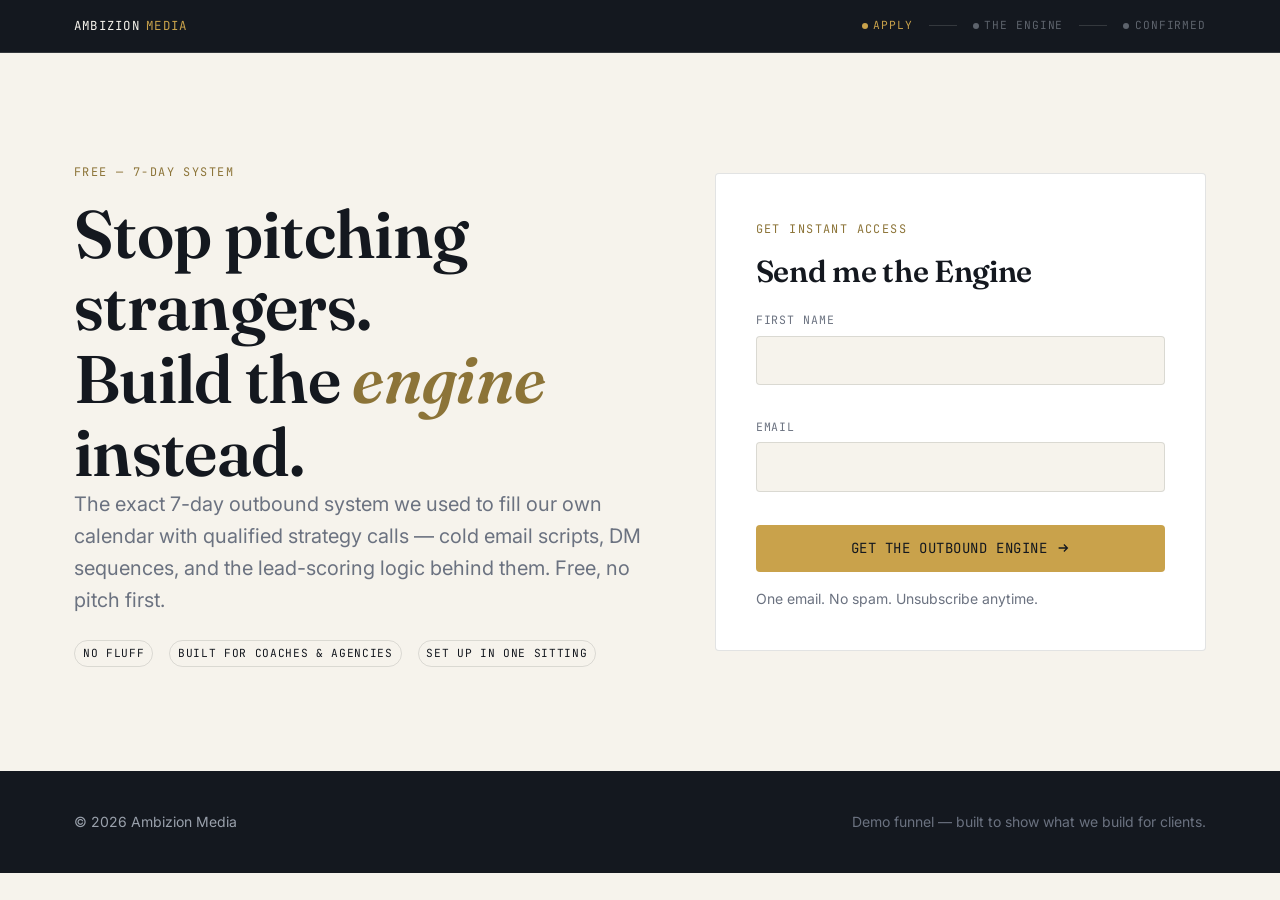
<file: index.html>
<!doctype html>
<html lang="en">
<head>
<meta charset="utf-8">
<meta name="viewport" content="width=device-width, initial-scale=1">
<title>The Outbound Engine — Free 7-Day System | Ambizion Media</title>
<meta name="description" content="The 7-day outbound system coaches and agencies use to book qualified strategy calls — free.">
<link rel="preconnect" href="https://fonts.googleapis.com">
<link rel="preconnect" href="https://fonts.gstatic.com" crossorigin>
<link href="https://fonts.googleapis.com/css2?family=Fraunces:ital,wght@0,500;0,600;1,500&family=Inter:wght@400;500;600&family=JetBrains+Mono:wght@400;500&display=swap" rel="stylesheet">
<link rel="stylesheet" href="styles.css">
</head>
<body>

<header class="site">
  <div class="wrap">
    <div class="brandmark">Ambizion <span>Media</span></div>
    <nav class="pipeline" aria-label="Funnel progress">
      <span class="pipeline__step is-active"><span class="pipeline__dot"></span>Apply</span>
      <span class="pipeline__track"></span>
      <span class="pipeline__step"><span class="pipeline__dot"></span>The Engine</span>
      <span class="pipeline__track"></span>
      <span class="pipeline__step"><span class="pipeline__dot"></span>Confirmed</span>
    </nav>
  </div>
</header>

<main>
  <section class="band band--bone">
    <div class="wrap grid-2">
      <div>
        <div class="eyebrow">Free — 7-day system</div>
        <h1>Stop pitching strangers.<br>Build the <em>engine</em> instead.</h1>
        <p class="lead">The exact 7-day outbound system we used to fill our own calendar with qualified strategy calls — cold email scripts, DM sequences, and the lead-scoring logic behind them. Free, no pitch first.</p>
        <div style="display:flex; gap: var(--space-2); flex-wrap:wrap; margin-top: var(--space-3);">
          <span class="tag">No fluff</span>
          <span class="tag">Built for coaches &amp; agencies</span>
          <span class="tag">Set up in one sitting</span>
        </div>
      </div>

      <div class="card">
        <div class="eyebrow">Get instant access</div>
        <h3 style="margin-bottom: var(--space-3);">Send me the Engine</h3>
        <form id="optin-form" novalidate>
          <div class="field" data-field="name">
            <label for="name">First name</label>
            <input type="text" id="name" name="name" autocomplete="given-name" required>
            <div class="field__msg"></div>
          </div>
          <div class="field" data-field="email">
            <label for="email">Email</label>
            <input type="email" id="email" name="email" autocomplete="email" required>
            <div class="field__msg"></div>
          </div>
          <button type="submit" class="btn btn--brass btn--block">
            Get the Outbound Engine
            <svg viewBox="0 0 16 16" fill="none"><path d="M3 8h10M9 4l4 4-4 4" stroke="currentColor" stroke-width="1.5"/></svg>
          </button>
          <p class="note" style="margin-top: var(--space-2); margin-bottom:0;">One email. No spam. Unsubscribe anytime.</p>
        </form>
      </div>
    </div>
  </section>
</main>

<footer class="site">
  <div class="wrap">
    <span>© 2026 Ambizion Media</span>
    <span class="note">Demo funnel — built to show what we build for clients.</span>
  </div>
</footer>

<script src="main.js"></script>
<script>
  document.addEventListener('DOMContentLoaded', function () {
    wireStepForm('optin-form', 'sales.html');
  });
</script>
</body>
</html>
</file>
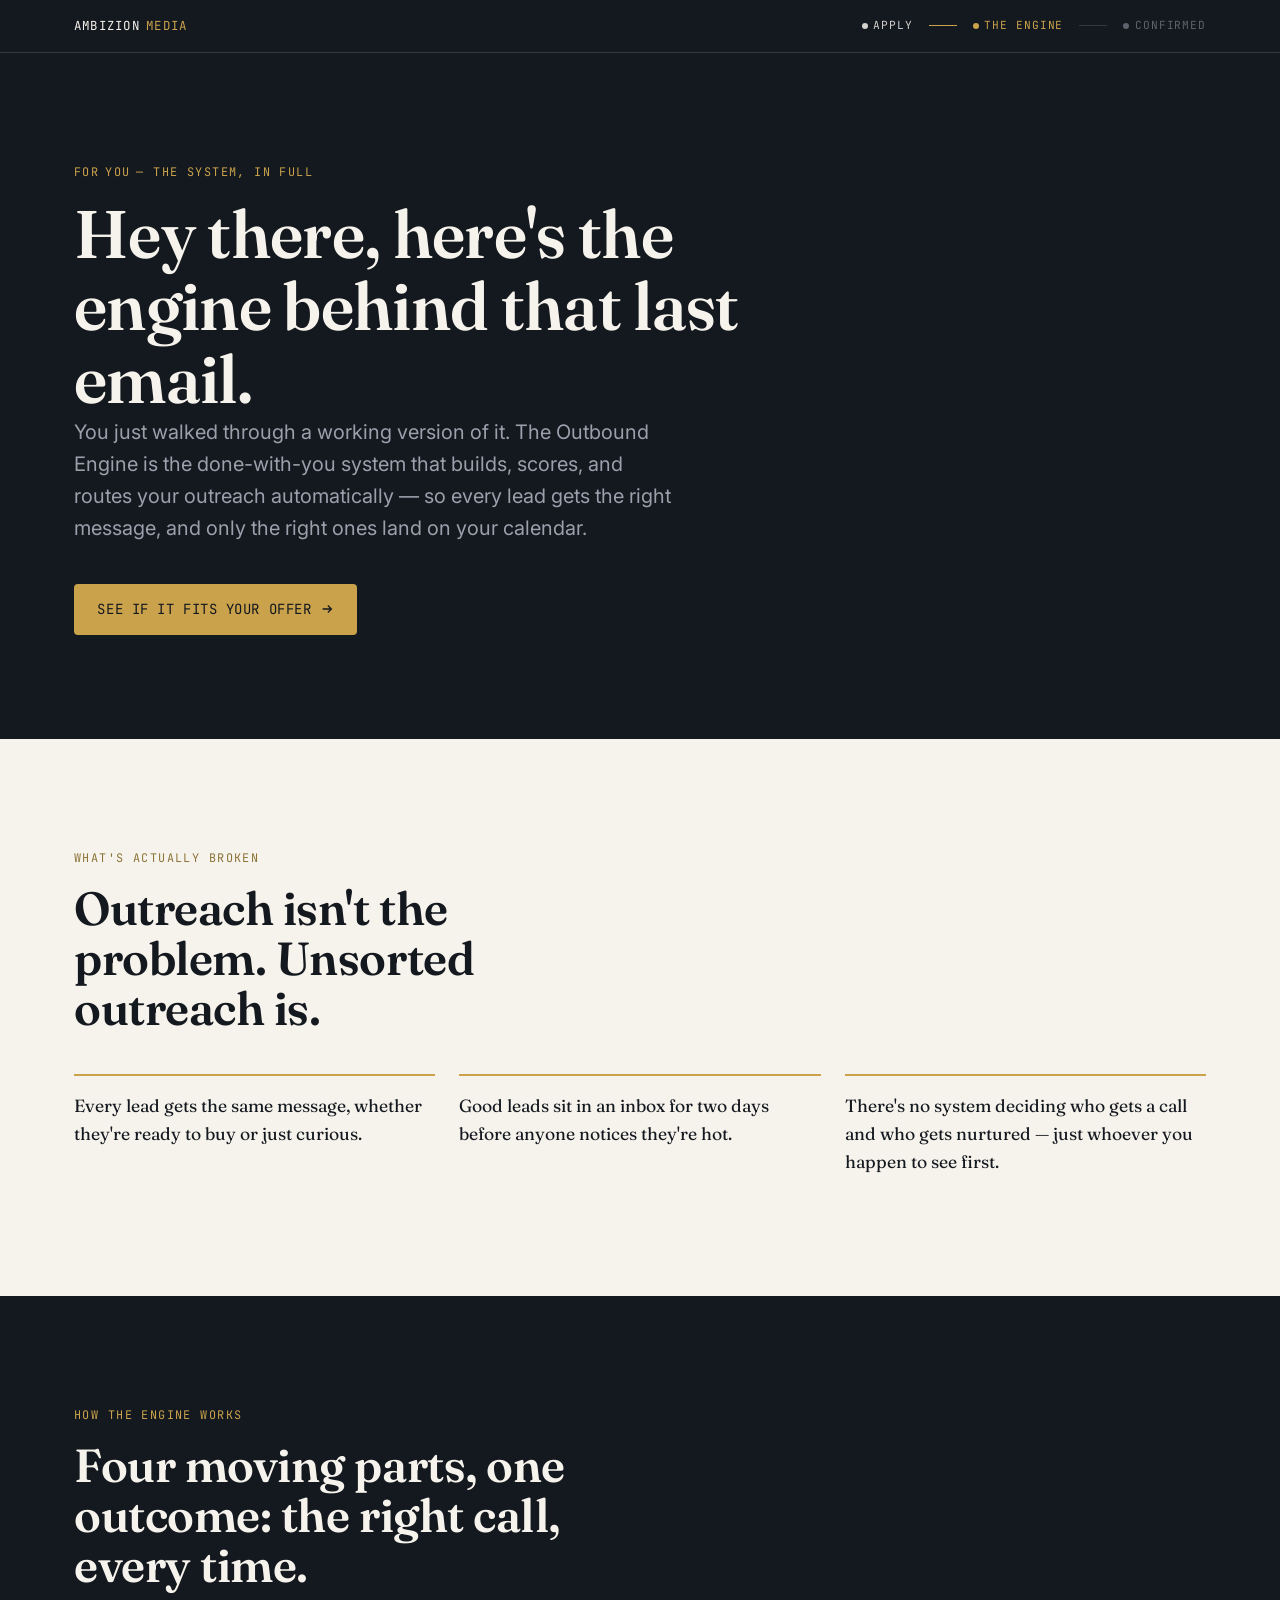
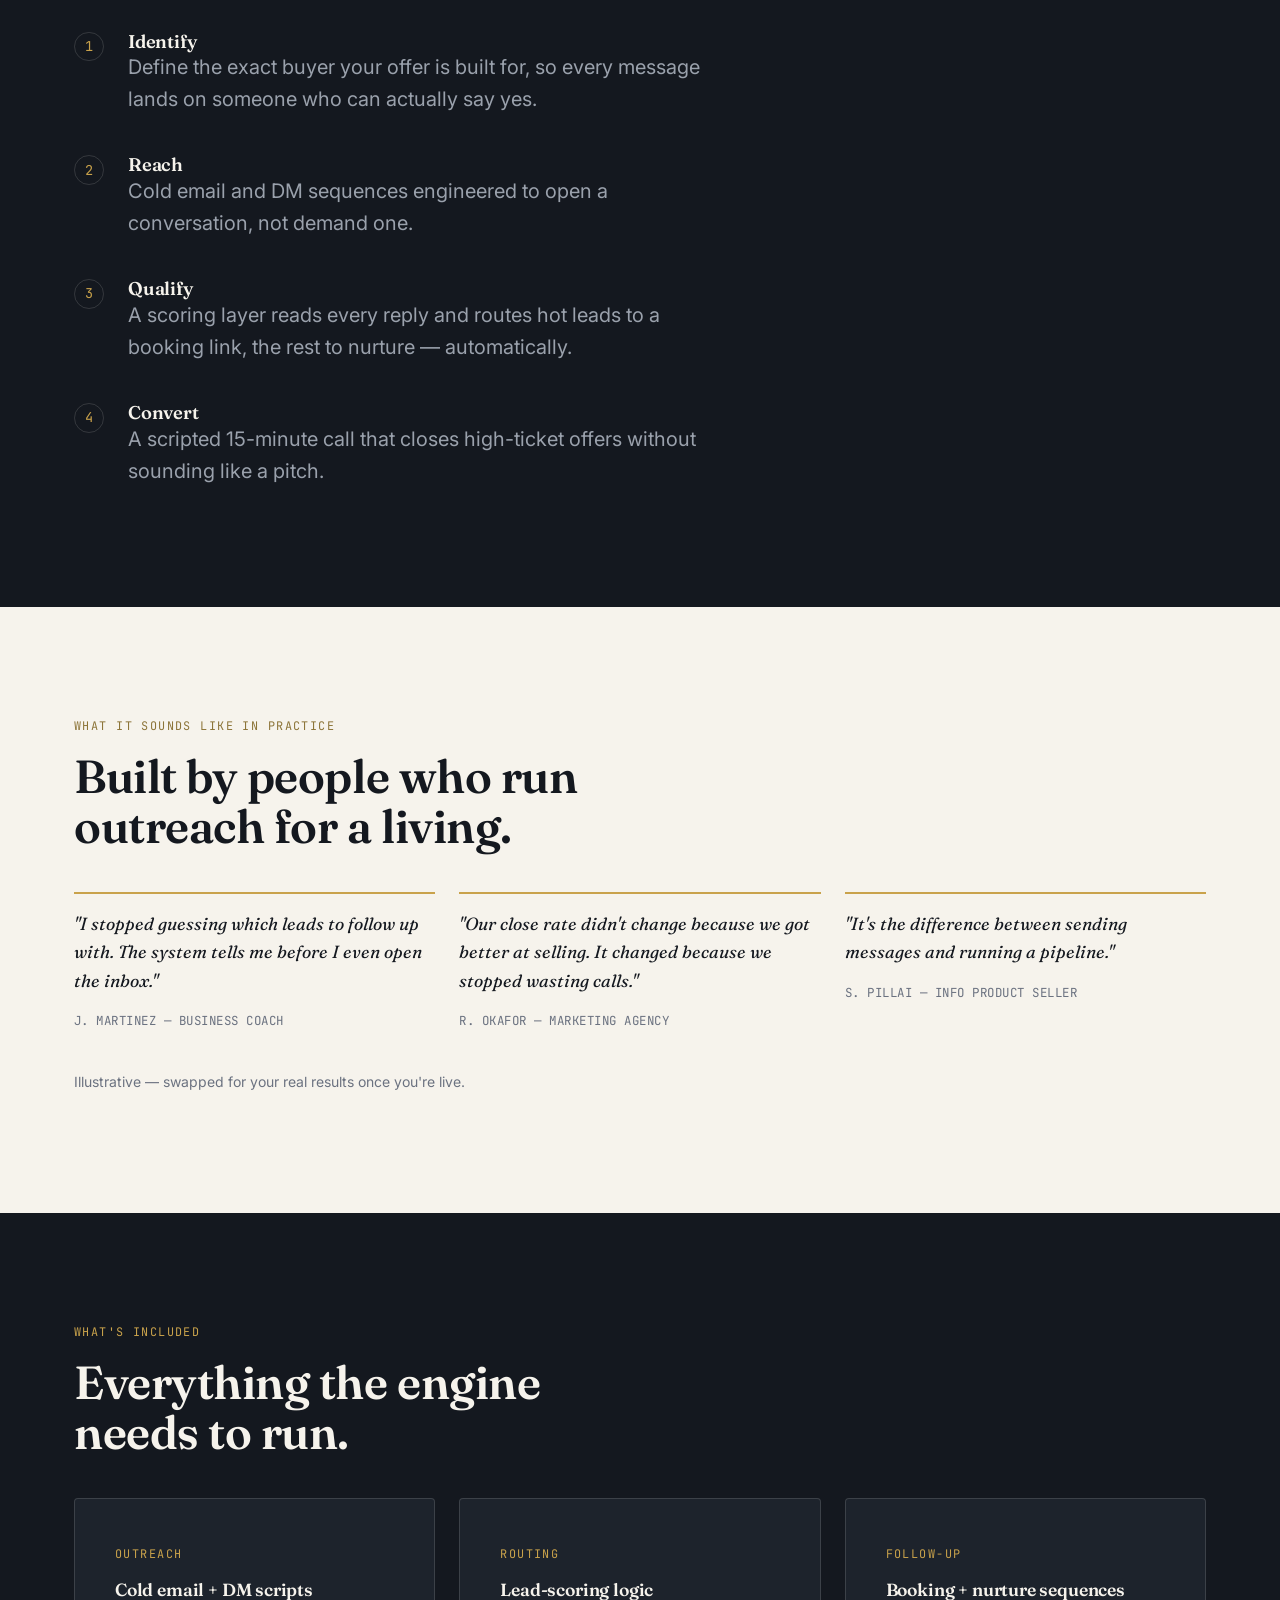
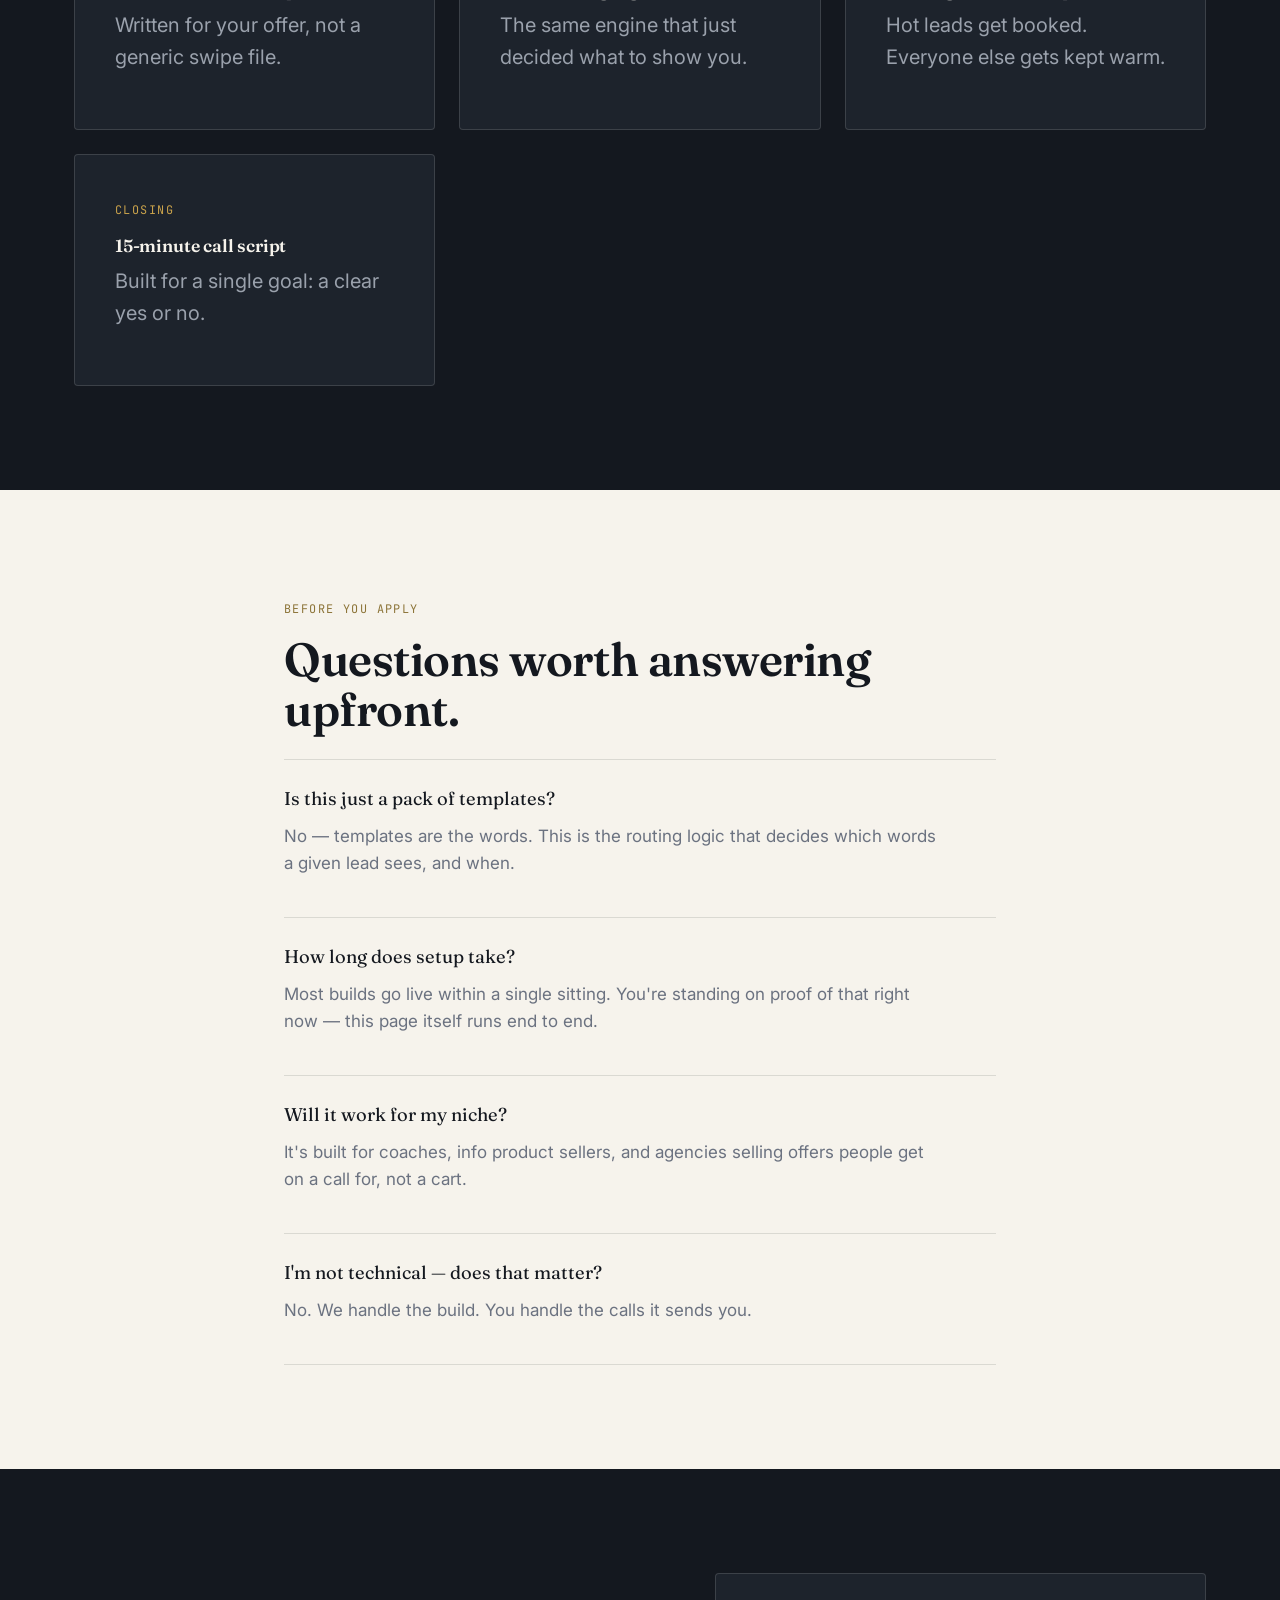
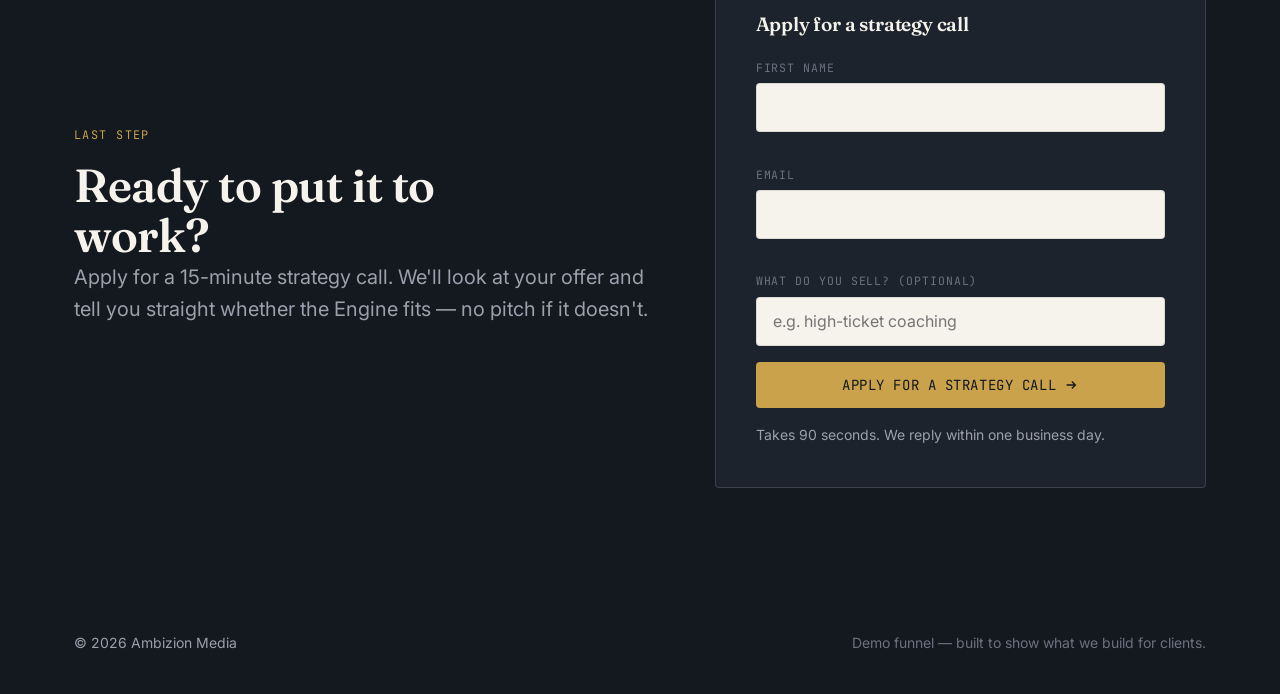
<file: sales.html>
<!doctype html>
<html lang="en">
<head>
<meta charset="utf-8">
<meta name="viewport" content="width=device-width, initial-scale=1">
<title>The Outbound Engine | Ambizion Media</title>
<meta name="description" content="The done-with-you outbound system for coaches and agencies selling high-ticket offers.">
<link rel="preconnect" href="https://fonts.googleapis.com">
<link rel="preconnect" href="https://fonts.gstatic.com" crossorigin>
<link href="https://fonts.googleapis.com/css2?family=Fraunces:ital,wght@0,500;0,600;1,500&family=Inter:wght@400;500;600&family=JetBrains+Mono:wght@400;500&display=swap" rel="stylesheet">
<link rel="stylesheet" href="styles.css">
</head>
<body>

<header class="site">
  <div class="wrap">
    <div class="brandmark">Ambizion <span>Media</span></div>
    <nav class="pipeline" aria-label="Funnel progress">
      <span class="pipeline__step is-done"><span class="pipeline__dot"></span>Apply</span>
      <span class="pipeline__track is-filled"></span>
      <span class="pipeline__step is-active"><span class="pipeline__dot"></span>The Engine</span>
      <span class="pipeline__track"></span>
      <span class="pipeline__step"><span class="pipeline__dot"></span>Confirmed</span>
    </nav>
  </div>
</header>

<main>

  <!-- 1. Hero -->
  <section class="band band--ink">
    <div class="wrap">
      <div class="eyebrow">For <span data-fill="name" data-fallback="you"></span> — the system, in full</div>
      <h1 style="max-width: 16ch;">Hey <span data-fill="name" data-fallback="there"></span>, here's the engine behind that last email.</h1>
      <p class="lead" style="font-size: var(--fs-lead);">You just walked through a working version of it. The Outbound Engine is the done-with-you system that builds, scores, and routes your outreach automatically — so every lead gets the right message, and only the right ones land on your calendar.</p>
      <a href="#apply" class="btn btn--brass" style="margin-top: var(--space-3);">
        See if it fits your offer
        <svg viewBox="0 0 16 16" fill="none"><path d="M3 8h10M9 4l4 4-4 4" stroke="currentColor" stroke-width="1.5"/></svg>
      </a>
    </div>
  </section>

  <!-- 2. Problem -->
  <section class="band band--bone">
    <div class="wrap">
      <div class="eyebrow">What's actually broken</div>
      <h2 style="max-width: 18ch; margin-bottom: var(--space-4);">Outreach isn't the problem. Unsorted outreach is.</h2>
      <div class="proofgrid">
        <div class="proof">
          <p class="proof__quote" style="font-style:normal;">Every lead gets the same message, whether they're ready to buy or just curious.</p>
        </div>
        <div class="proof">
          <p class="proof__quote" style="font-style:normal;">Good leads sit in an inbox for two days before anyone notices they're hot.</p>
        </div>
        <div class="proof">
          <p class="proof__quote" style="font-style:normal;">There's no system deciding who gets a call and who gets nurtured — just whoever you happen to see first.</p>
        </div>
      </div>
    </div>
  </section>

  <!-- 3. Mechanism -->
  <section class="band band--ink">
    <div class="wrap">
      <div class="eyebrow">How the engine works</div>
      <h2 style="max-width: 16ch; margin-bottom: var(--space-4);">Four moving parts, one outcome: the right call, every time.</h2>
      <div class="steps">
        <div class="step">
          <div class="step__num">1</div>
          <div><h3 style="font-size:1.15rem;">Identify</h3><p class="lead">Define the exact buyer your offer is built for, so every message lands on someone who can actually say yes.</p></div>
        </div>
        <div class="step">
          <div class="step__num">2</div>
          <div><h3 style="font-size:1.15rem;">Reach</h3><p class="lead">Cold email and DM sequences engineered to open a conversation, not demand one.</p></div>
        </div>
        <div class="step">
          <div class="step__num">3</div>
          <div><h3 style="font-size:1.15rem;">Qualify</h3><p class="lead">A scoring layer reads every reply and routes hot leads to a booking link, the rest to nurture — automatically.</p></div>
        </div>
        <div class="step">
          <div class="step__num">4</div>
          <div><h3 style="font-size:1.15rem;">Convert</h3><p class="lead">A scripted 15-minute call that closes high-ticket offers without sounding like a pitch.</p></div>
        </div>
      </div>
    </div>
  </section>

  <!-- 4. Proof -->
  <section class="band band--bone">
    <div class="wrap">
      <div class="eyebrow">What it sounds like in practice</div>
      <h2 style="max-width: 18ch; margin-bottom: var(--space-4);">Built by people who run outreach for a living.</h2>
      <div class="proofgrid">
        <div class="proof">
          <p class="proof__quote">"I stopped guessing which leads to follow up with. The system tells me before I even open the inbox."</p>
          <p class="proof__who">J. Martinez — Business Coach</p>
        </div>
        <div class="proof">
          <p class="proof__quote">"Our close rate didn't change because we got better at selling. It changed because we stopped wasting calls."</p>
          <p class="proof__who">R. Okafor — Marketing Agency</p>
        </div>
        <div class="proof">
          <p class="proof__quote">"It's the difference between sending messages and running a pipeline."</p>
          <p class="proof__who">S. Pillai — Info Product Seller</p>
        </div>
      </div>
      <p class="note" style="margin-top: var(--space-3);">Illustrative — swapped for your real results once you're live.</p>
    </div>
  </section>

  <!-- 5. Offer stack -->
  <section class="band band--ink">
    <div class="wrap">
      <div class="eyebrow">What's included</div>
      <h2 style="max-width: 16ch; margin-bottom: var(--space-4);">Everything the engine needs to run.</h2>
      <div class="proofgrid">
        <div class="card">
          <div class="eyebrow">Outreach</div>
          <h3 style="font-size:1.1rem;">Cold email + DM scripts</h3>
          <p class="lead" style="margin-top:0.5em;">Written for your offer, not a generic swipe file.</p>
        </div>
        <div class="card">
          <div class="eyebrow">Routing</div>
          <h3 style="font-size:1.1rem;">Lead-scoring logic</h3>
          <p class="lead" style="margin-top:0.5em;">The same engine that just decided what to show you.</p>
        </div>
        <div class="card">
          <div class="eyebrow">Follow-up</div>
          <h3 style="font-size:1.1rem;">Booking + nurture sequences</h3>
          <p class="lead" style="margin-top:0.5em;">Hot leads get booked. Everyone else gets kept warm.</p>
        </div>
        <div class="card">
          <div class="eyebrow">Closing</div>
          <h3 style="font-size:1.1rem;">15-minute call script</h3>
          <p class="lead" style="margin-top:0.5em;">Built for a single goal: a clear yes or no.</p>
        </div>
      </div>
    </div>
  </section>

  <!-- 6. FAQ -->
  <section class="band band--bone">
    <div class="wrap" style="max-width: 760px;">
      <div class="eyebrow">Before you apply</div>
      <h2 style="margin-bottom: var(--space-3);">Questions worth answering upfront.</h2>
      <div class="faq">
        <div class="faq__item">
          <div class="faq__q">Is this just a pack of templates?</div>
          <p class="faq__a">No — templates are the words. This is the routing logic that decides which words a given lead sees, and when.</p>
        </div>
        <div class="faq__item">
          <div class="faq__q">How long does setup take?</div>
          <p class="faq__a">Most builds go live within a single sitting. You're standing on proof of that right now — this page itself runs end to end.</p>
        </div>
        <div class="faq__item">
          <div class="faq__q">Will it work for my niche?</div>
          <p class="faq__a">It's built for coaches, info product sellers, and agencies selling offers people get on a call for, not a cart.</p>
        </div>
        <div class="faq__item">
          <div class="faq__q">I'm not technical — does that matter?</div>
          <p class="faq__a">No. We handle the build. You handle the calls it sends you.</p>
        </div>
      </div>
    </div>
  </section>

  <!-- 7. Final CTA / apply -->
  <section class="band band--ink" id="apply">
    <div class="wrap grid-2">
      <div>
        <div class="eyebrow">Last step</div>
        <h2 style="max-width: 14ch;">Ready to put it to work?</h2>
        <p class="lead">Apply for a 15-minute strategy call. We'll look at your offer and tell you straight whether the Engine fits — no pitch if it doesn't.</p>
      </div>
      <div class="card">
        <h3 style="margin-bottom: var(--space-3); font-size:1.2rem;">Apply for a strategy call</h3>
        <form id="apply-form" novalidate>
          <div class="field" data-field="name">
            <label for="apply-name">First name</label>
            <input type="text" id="apply-name" name="name" autocomplete="given-name" required>
            <div class="field__msg"></div>
          </div>
          <div class="field" data-field="email">
            <label for="apply-email">Email</label>
            <input type="email" id="apply-email" name="email" autocomplete="email" required>
            <div class="field__msg"></div>
          </div>
          <div class="field">
            <label for="apply-offer">What do you sell? (optional)</label>
            <input type="text" id="apply-offer" name="offer" placeholder="e.g. high-ticket coaching">
          </div>
          <button type="submit" class="btn btn--brass btn--block">
            Apply for a Strategy Call
            <svg viewBox="0 0 16 16" fill="none"><path d="M3 8h10M9 4l4 4-4 4" stroke="currentColor" stroke-width="1.5"/></svg>
          </button>
          <p class="note" style="margin-top: var(--space-2); margin-bottom:0;">Takes 90 seconds. We reply within one business day.</p>
        </form>
      </div>
    </div>
  </section>

</main>

<footer class="site">
  <div class="wrap">
    <span>© 2026 Ambizion Media</span>
    <span class="note">Demo funnel — built to show what we build for clients.</span>
  </div>
</footer>

<script src="main.js"></script>
<script>
  document.addEventListener('DOMContentLoaded', function () {
    var params = new URLSearchParams(window.location.search);
    var nameInput = document.getElementById('apply-name');
    var emailInput = document.getElementById('apply-email');
    if (params.get('name')) nameInput.value = params.get('name');
    if (params.get('email')) emailInput.value = params.get('email');

    wireStepForm('apply-form', 'thankyou.html', ['apply-offer']);
  });
</script>
</body>
</html>
</file>
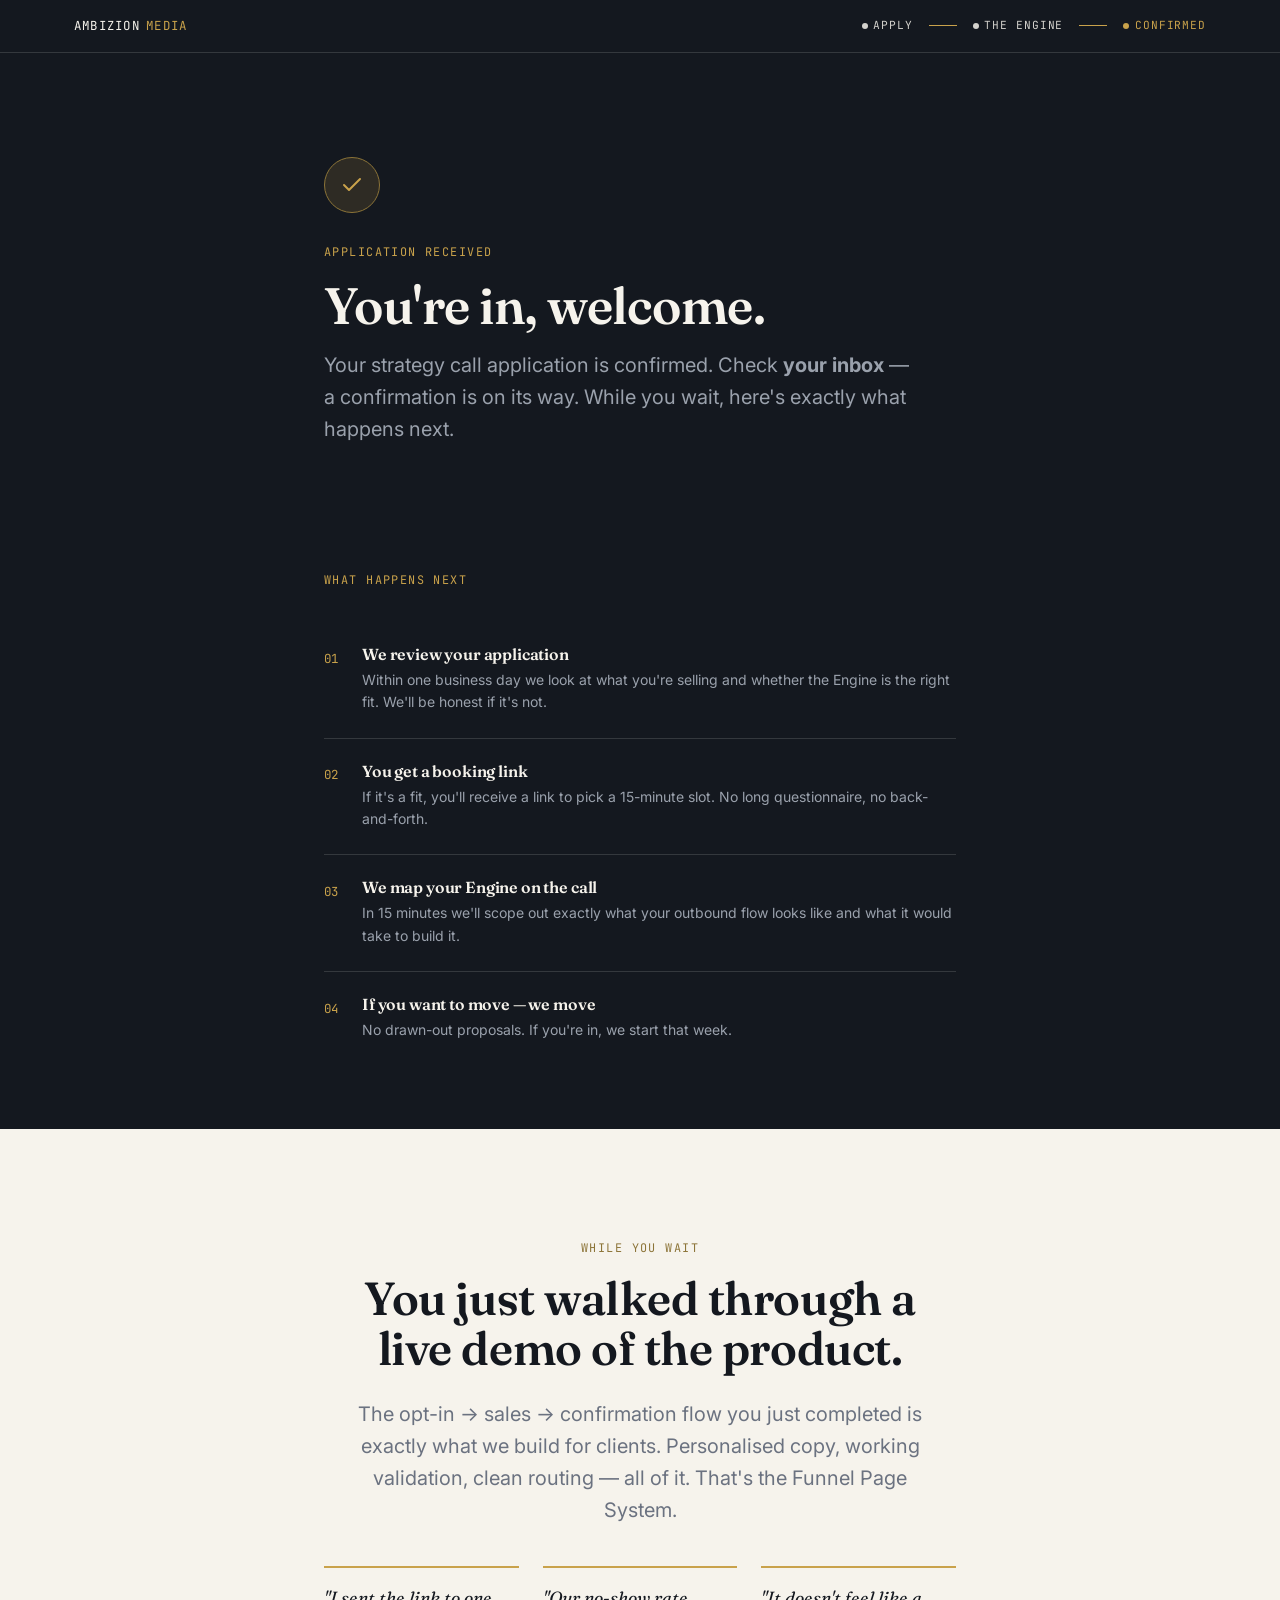
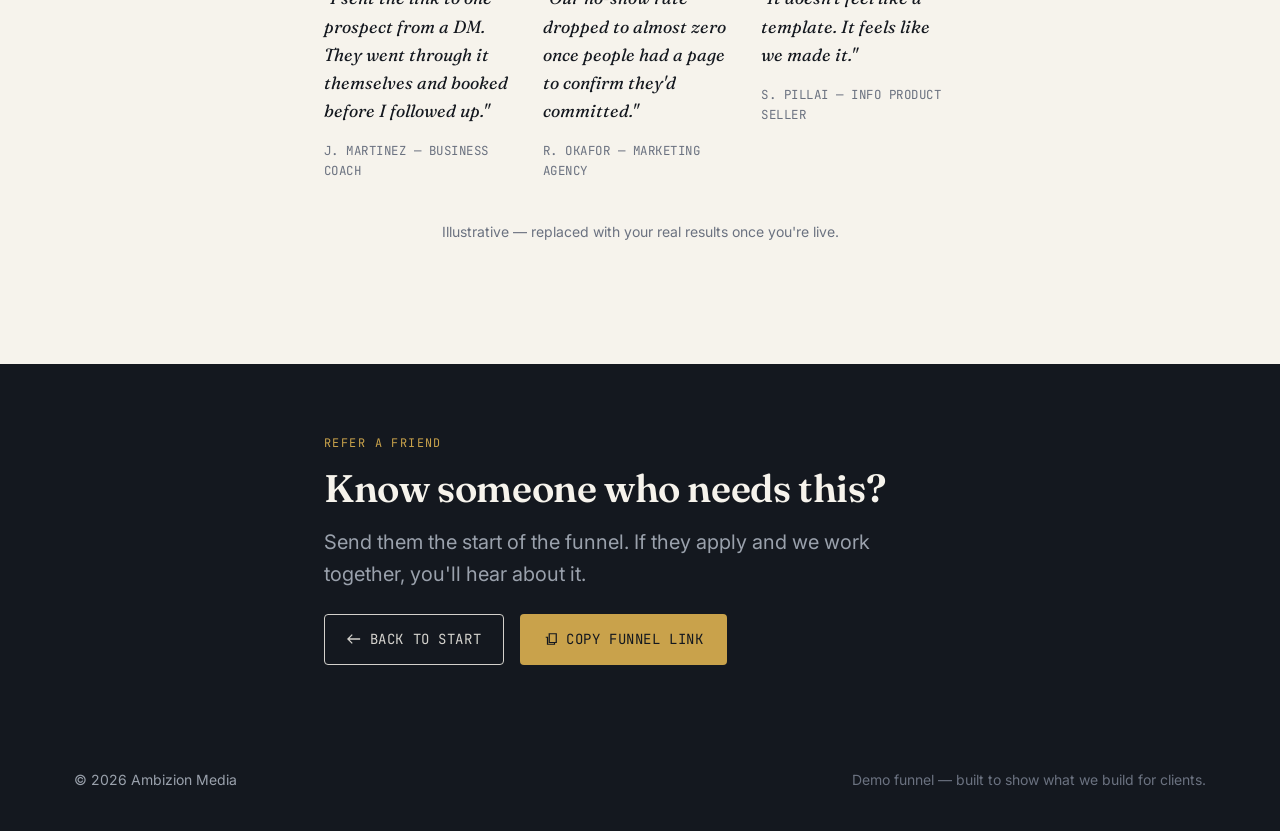
<file: thankyou.html>
<!doctype html>
<html lang="en">
<head>
<meta charset="utf-8">
<meta name="viewport" content="width=device-width, initial-scale=1">
<title>You're In — Strategy Call Confirmed | Ambizion Media</title>
<meta name="description" content="Your strategy call application is confirmed. Here's what happens next.">
<link rel="preconnect" href="https://fonts.googleapis.com">
<link rel="preconnect" href="https://fonts.gstatic.com" crossorigin>
<link href="https://fonts.googleapis.com/css2?family=Fraunces:ital,wght@0,500;0,600;1,500&family=Inter:wght@400;500;600&family=JetBrains+Mono:wght@400;500&display=swap" rel="stylesheet">
<link rel="stylesheet" href="styles.css">
<style>
  .confirm-icon{
    width: 56px; height: 56px;
    border-radius: 50%;
    background: var(--brass-soft);
    border: 1px solid var(--brass-dim);
    display: flex; align-items: center; justify-content: center;
    margin-bottom: var(--space-3);
  }
  .confirm-icon svg{ width: 24px; height: 24px; color: var(--brass); }

  .next-steps{ display: grid; gap: var(--space-3); margin-top: var(--space-4); }
  .next-step{
    display: grid;
    grid-template-columns: auto 1fr;
    gap: var(--space-3);
    align-items: start;
    padding-bottom: var(--space-3);
    border-bottom: 1px solid var(--ink-line);
  }
  .next-step:last-child{ border-bottom: none; }
  .next-step__num{
    font-family: var(--f-mono);
    font-size: 0.78rem;
    color: var(--brass);
    padding-top: 0.2em;
  }
  .next-step h3{ font-size: 1rem; margin-bottom: 0.35em; }
  .next-step p{ color: var(--slate-on-ink); margin: 0; font-size: var(--fs-small); }

  .share-strip{
    display: flex; gap: var(--space-2); flex-wrap: wrap;
    margin-top: var(--space-3);
  }

  @keyframes tick-in {
    from { transform: scale(0.6); opacity: 0; }
    to   { transform: scale(1);   opacity: 1; }
  }
  .confirm-icon{ animation: tick-in 0.4s cubic-bezier(0.34,1.56,0.64,1) both; }
</style>
</head>
<body>

<header class="site">
  <div class="wrap">
    <div class="brandmark">Ambizion <span>Media</span></div>
    <nav class="pipeline" aria-label="Funnel progress">
      <span class="pipeline__step is-done"><span class="pipeline__dot"></span>Apply</span>
      <span class="pipeline__track is-filled"></span>
      <span class="pipeline__step is-done"><span class="pipeline__dot"></span>The Engine</span>
      <span class="pipeline__track is-filled"></span>
      <span class="pipeline__step is-active"><span class="pipeline__dot"></span>Confirmed</span>
    </nav>
  </div>
</header>

<main>

  <!-- Confirmation hero -->
  <section class="band band--ink">
    <div class="wrap" style="max-width: 680px;">
      <div class="confirm-icon" aria-hidden="true">
        <svg viewBox="0 0 24 24" fill="none" stroke="currentColor" stroke-width="2" stroke-linecap="round" stroke-linejoin="round">
          <path d="M20 6L9 17l-5-5"/>
        </svg>
      </div>
      <div class="eyebrow">Application received</div>
      <h1 style="font-size: clamp(2rem, 1.4rem + 2.5vw, 3.2rem);">
        You're in, <span data-fill="name" data-fallback="welcome"></span>.
      </h1>
      <p class="lead" style="margin-top: var(--space-2);">
        Your strategy call application is confirmed. Check
        <strong data-fill="email" data-fallback="your inbox"></strong> —
        a confirmation is on its way. While you wait, here's exactly what happens next.
      </p>
    </div>
  </section>

  <!-- What happens next -->
  <section class="band band--ink band--tight" style="padding-top: 0;">
    <div class="wrap" style="max-width: 680px;">
      <div class="eyebrow">What happens next</div>
      <div class="next-steps">
        <div class="next-step">
          <span class="next-step__num">01</span>
          <div>
            <h3>We review your application</h3>
            <p>Within one business day we look at what you're selling and whether the Engine is the right fit. We'll be honest if it's not.</p>
          </div>
        </div>
        <div class="next-step">
          <span class="next-step__num">02</span>
          <div>
            <h3>You get a booking link</h3>
            <p>If it's a fit, you'll receive a link to pick a 15-minute slot. No long questionnaire, no back-and-forth.</p>
          </div>
        </div>
        <div class="next-step">
          <span class="next-step__num">03</span>
          <div>
            <h3>We map your Engine on the call</h3>
            <p>In 15 minutes we'll scope out exactly what your outbound flow looks like and what it would take to build it.</p>
          </div>
        </div>
        <div class="next-step">
          <span class="next-step__num">04</span>
          <div>
            <h3>If you want to move — we move</h3>
            <p>No drawn-out proposals. If you're in, we start that week.</p>
          </div>
        </div>
      </div>
    </div>
  </section>

  <!-- Social proof / reminder of what they're getting -->
  <section class="band band--bone">
    <div class="wrap" style="max-width: 680px; text-align: center;" class="center">
      <div class="eyebrow">While you wait</div>
      <h2 style="margin-bottom: var(--space-3);">You just walked through a live demo of the product.</h2>
      <p class="lead" style="margin: 0 auto var(--space-4);">
        The opt-in → sales → confirmation flow you just completed is exactly what we build for clients. Personalised copy, working validation, clean routing — all of it. That's the Funnel Page System.
      </p>
      <div class="proofgrid" style="text-align:left;">
        <div class="proof">
          <p class="proof__quote">"I sent the link to one prospect from a DM. They went through it themselves and booked before I followed up."</p>
          <p class="proof__who">J. Martinez — Business Coach</p>
        </div>
        <div class="proof">
          <p class="proof__quote">"Our no-show rate dropped to almost zero once people had a page to confirm they'd committed."</p>
          <p class="proof__who">R. Okafor — Marketing Agency</p>
        </div>
        <div class="proof">
          <p class="proof__quote">"It doesn't feel like a template. It feels like we made it."</p>
          <p class="proof__who">S. Pillai — Info Product Seller</p>
        </div>
      </div>
      <p class="note" style="margin-top: var(--space-3);">Illustrative — replaced with your real results once you're live.</p>
    </div>
  </section>

  <!-- CTA to share / back to start -->
  <section class="band band--ink band--tight">
    <div class="wrap" style="max-width: 680px;">
      <div class="eyebrow">Refer a friend</div>
      <h2 style="font-size: clamp(1.6rem, 1.2rem + 1.8vw, 2.4rem); margin-bottom: var(--space-2);">Know someone who needs this?</h2>
      <p class="lead">Send them the start of the funnel. If they apply and we work together, you'll hear about it.</p>
      <div class="share-strip">
        <a href="index.html" class="btn btn--ghost">
          <svg viewBox="0 0 16 16" fill="none"><path d="M6 3L1 8l5 5M1 8h14" stroke="currentColor" stroke-width="1.5"/></svg>
          Back to start
        </a>
        <button class="btn btn--brass" id="copy-btn" onclick="copyLink()">
          <svg viewBox="0 0 16 16" fill="none"><path d="M6 2h8v10H6V2zM2 6H4v8h8v-2" stroke="currentColor" stroke-width="1.4"/></svg>
          Copy funnel link
        </button>
      </div>
    </div>
  </section>

</main>

<footer class="site">
  <div class="wrap">
    <span>© 2026 Ambizion Media</span>
    <span class="note">Demo funnel — built to show what we build for clients.</span>
  </div>
</footer>

<script src="main.js"></script>
<script>
  function copyLink() {
    var base = window.location.href.split('/thankyou')[0];
    var link = base + '/index.html';
    navigator.clipboard.writeText(link).then(function () {
      var btn = document.getElementById('copy-btn');
      btn.textContent = 'Copied!';
      setTimeout(function () {
        btn.innerHTML = '<svg viewBox="0 0 16 16" fill="none"><path d="M6 2h8v10H6V2zM2 6H4v8h8v-2" stroke="currentColor" stroke-width="1.4"/></svg> Copy funnel link';
      }, 2000);
    });
  }
</script>
</body>
</html>
</file>
<file: styles.css>
/* ===========================================================
   Ambizion Media — Funnel Demo: "The Outbound Engine"
   Token system. Single source of truth for color, type, space.
   =========================================================== */

:root{
  /* ---- color ---- */
  --ink:        #14181F;
  --ink-soft:   #1D232C;
  --ink-line:   rgba(246,243,236,0.14);
  --bone:       #F6F3EC;
  --paper:      #FFFFFF;
  --bone-line:  rgba(20,24,31,0.12);
  --brass:      #C9A24B;
  --brass-dim:  #8C7438;
  --brass-soft: rgba(201,162,75,0.14);
  --ember:      #D8632C;
  --slate:      #6B7280;
  --slate-on-ink: #9AA1AC;

  /* ---- type ---- */
  --f-display: 'Fraunces', Georgia, serif;
  --f-body:    'Inter', -apple-system, BlinkMacSystemFont, sans-serif;
  --f-mono:    'JetBrains Mono', ui-monospace, Menlo, monospace;

  --fs-eyebrow: 0.74rem;
  --fs-small:   0.875rem;
  --fs-body:    1.0625rem;
  --fs-lead:    1.25rem;
  --fs-h3: clamp(1.4rem, 1.1rem + 1.1vw, 1.9rem);
  --fs-h2: clamp(1.9rem, 1.3rem + 2.2vw, 2.9rem);
  --fs-h1: clamp(2.5rem, 1.7rem + 3.4vw, 4.2rem);

  /* ---- space / shape ---- */
  --space-1: 0.5rem;
  --space-2: 1rem;
  --space-3: 1.5rem;
  --space-4: 2.5rem;
  --space-5: 4rem;
  --space-6: 6.5rem;
  --radius: 4px;
  --max: 1180px;
}

*{ box-sizing: border-box; }
html{ scroll-behavior: smooth; }
@media (prefers-reduced-motion: reduce){
  html{ scroll-behavior: auto; }
  *{ animation-duration: 0.001ms !important; transition-duration: 0.001ms !important; }
}

body{
  margin: 0;
  font-family: var(--f-body);
  font-size: var(--fs-body);
  line-height: 1.6;
  color: var(--ink);
  background: var(--bone);
  -webkit-font-smoothing: antialiased;
}

h1,h2,h3{
  font-family: var(--f-display);
  font-weight: 600;
  line-height: 1.08;
  margin: 0;
  letter-spacing: -0.01em;
}
h1{ font-size: var(--fs-h1); }
h2{ font-size: var(--fs-h2); }
h3{ font-size: var(--fs-h3); }
em{ font-style: italic; color: var(--brass-dim); }
.band--ink em{ color: var(--brass); }

p{ margin: 0 0 var(--space-2); color: inherit; }
.lead{ font-size: var(--fs-lead); color: var(--slate); max-width: 46ch; }
.band--ink .lead{ color: var(--slate-on-ink); }

a{ color: inherit; }

img,svg{ display:block; max-width: 100%; }

:focus-visible{
  outline: 2px solid var(--brass);
  outline-offset: 3px;
}

/* ---- layout primitives ---- */
.wrap{
  max-width: var(--max);
  margin: 0 auto;
  padding-left: var(--space-3);
  padding-right: var(--space-3);
}
.band{ padding-top: var(--space-6); padding-bottom: var(--space-6); }
.band--ink{ background: var(--ink); color: var(--bone); }
.band--bone{ background: var(--bone); color: var(--ink); }
.band--tight{ padding-top: var(--space-5); padding-bottom: var(--space-5); }

.eyebrow{
  font-family: var(--f-mono);
  font-size: var(--fs-eyebrow);
  letter-spacing: 0.12em;
  text-transform: uppercase;
  color: var(--brass-dim);
  display: inline-flex;
  align-items: center;
  gap: 0.5em;
  margin-bottom: var(--space-2);
}
.band--ink .eyebrow{ color: var(--brass); }

.btn{
  font-family: var(--f-mono);
  font-size: var(--fs-small);
  letter-spacing: 0.04em;
  text-transform: uppercase;
  text-decoration: none;
  display: inline-flex;
  align-items: center;
  gap: 0.6em;
  padding: 0.95em 1.6em;
  border-radius: var(--radius);
  border: 1px solid transparent;
  cursor: pointer;
  transition: transform 0.15s ease, background 0.15s ease, border-color 0.15s ease;
}
.btn:hover{ transform: translateY(-1px); }
.btn--brass{ background: var(--brass); color: var(--ink); }
.btn--brass:hover{ background: #DCB562; }
.btn--ghost{ background: transparent; color: inherit; border-color: currentColor; opacity: 0.85; }
.btn--ghost:hover{ opacity: 1; }
.btn--block{ width: 100%; justify-content: center; }
.btn svg{ width: 14px; height: 14px; }

.card{
  background: var(--paper);
  border: 1px solid var(--bone-line);
  border-radius: var(--radius);
  padding: var(--space-4);
}
.band--ink .card{
  background: var(--ink-soft);
  border-color: var(--ink-line);
}

/* ---- pipeline indicator (signature element) ----
   Shared across all three pages: shows where the visitor
   is in the actual funnel they're walking through. */
.pipeline{
  display: flex;
  align-items: center;
  gap: var(--space-2);
  font-family: var(--f-mono);
  font-size: 0.7rem;
  letter-spacing: 0.08em;
  text-transform: uppercase;
}
.pipeline__step{ display:flex; align-items:center; gap: 0.5em; color: var(--slate-on-ink); opacity: 0.55; }
.pipeline__step.is-active{ opacity: 1; color: var(--brass); }
.pipeline__step.is-done{ opacity: 0.85; color: var(--bone); }
.pipeline__dot{
  width: 6px; height: 6px; border-radius: 50%;
  background: currentColor;
}
.pipeline__track{
  width: 28px; height: 1px; background: var(--ink-line); position: relative;
}
.pipeline__track.is-filled::after{
  content: ''; position:absolute; inset:0; background: var(--brass);
}

header.site{
  background: var(--ink);
  color: var(--bone);
  padding: var(--space-2) 0;
  border-bottom: 1px solid var(--ink-line);
}
header.site .wrap{
  display: flex; align-items: center; justify-content: space-between;
  gap: var(--space-3);
}
.brandmark{
  font-family: var(--f-mono);
  font-size: 0.78rem;
  letter-spacing: 0.1em;
  text-transform: uppercase;
  display: flex; align-items: center; gap: 0.5em;
}
.brandmark span{ color: var(--brass); }

footer.site{
  background: var(--ink);
  color: var(--slate-on-ink);
  padding: var(--space-4) 0;
  font-size: var(--fs-small);
}
footer.site .wrap{
  display: flex; justify-content: space-between; align-items: center; gap: var(--space-2);
  flex-wrap: wrap;
}

/* ---- form ---- */
.field{ margin-bottom: var(--space-2); }
.field label{
  display:block; font-family: var(--f-mono); font-size: 0.72rem;
  text-transform: uppercase; letter-spacing: 0.08em; color: var(--slate);
  margin-bottom: 0.5em;
}
.field input{
  width: 100%;
  font-family: var(--f-body);
  font-size: 1rem;
  padding: 0.85em 1em;
  border: 1px solid var(--bone-line);
  border-radius: var(--radius);
  background: var(--bone);
  color: var(--ink);
}
.field input:focus{ outline: none; border-color: var(--brass); background: var(--paper); }
.field--error input{ border-color: var(--ember); }
.field__msg{ font-size: 0.78rem; color: var(--ember); margin-top: 0.4em; min-height: 1em; }

/* ---- numbered mechanism steps (real sequence, earns numbering) ---- */
.steps{ display: grid; gap: var(--space-3); }
.step{ display: grid; grid-template-columns: auto 1fr; gap: var(--space-3); align-items: start; }
.step__num{
  font-family: var(--f-mono); font-size: 0.85rem; color: var(--brass);
  border: 1px solid var(--ink-line); border-radius: 50%;
  width: 2.2em; height: 2.2em; display:flex; align-items:center; justify-content:center;
}

/* ---- proof grid ---- */
.proofgrid{ display:grid; gap: var(--space-3); grid-template-columns: repeat(3,1fr); }
.proof{ border-top: 2px solid var(--brass); padding-top: var(--space-2); }
.proof__quote{ font-family: var(--f-display); font-size: 1.1rem; font-style: italic; margin-bottom: var(--space-2); }
.proof__who{ font-family: var(--f-mono); font-size: 0.78rem; color: var(--slate); text-transform: uppercase; letter-spacing: 0.04em; }
.band--ink .proof__who{ color: var(--slate-on-ink); }

/* ---- faq ---- */
.faq{ border-top: 1px solid var(--bone-line); }
.faq__item{ border-bottom: 1px solid var(--bone-line); padding: var(--space-3) 0; }
.faq__q{ font-family: var(--f-display); font-size: 1.15rem; margin-bottom: 0.5em; }
.faq__a{ color: var(--slate); max-width: 60ch; }

/* ---- utility ---- */
.grid-2{ display:grid; gap: var(--space-4); grid-template-columns: 1.1fr 0.9fr; align-items: center; }
.tag{
  font-family: var(--f-mono); font-size: 0.7rem; letter-spacing: 0.06em; text-transform: uppercase;
  padding: 0.3em 0.7em; border: 1px solid var(--bone-line); border-radius: 999px; display:inline-block;
}
.center{ text-align:center; margin-left:auto; margin-right:auto; }
.note{ font-size: var(--fs-small); color: var(--slate); }
.band--ink .note{ color: var(--slate-on-ink); }

@media (max-width: 860px){
  .grid-2{ grid-template-columns: 1fr; }
  .proofgrid{ grid-template-columns: 1fr; }
  .step{ grid-template-columns: auto 1fr; }
  header.site .pipeline{ display:none; }
  footer.site .wrap{ flex-direction: column; align-items: flex-start; }
}
</file>
